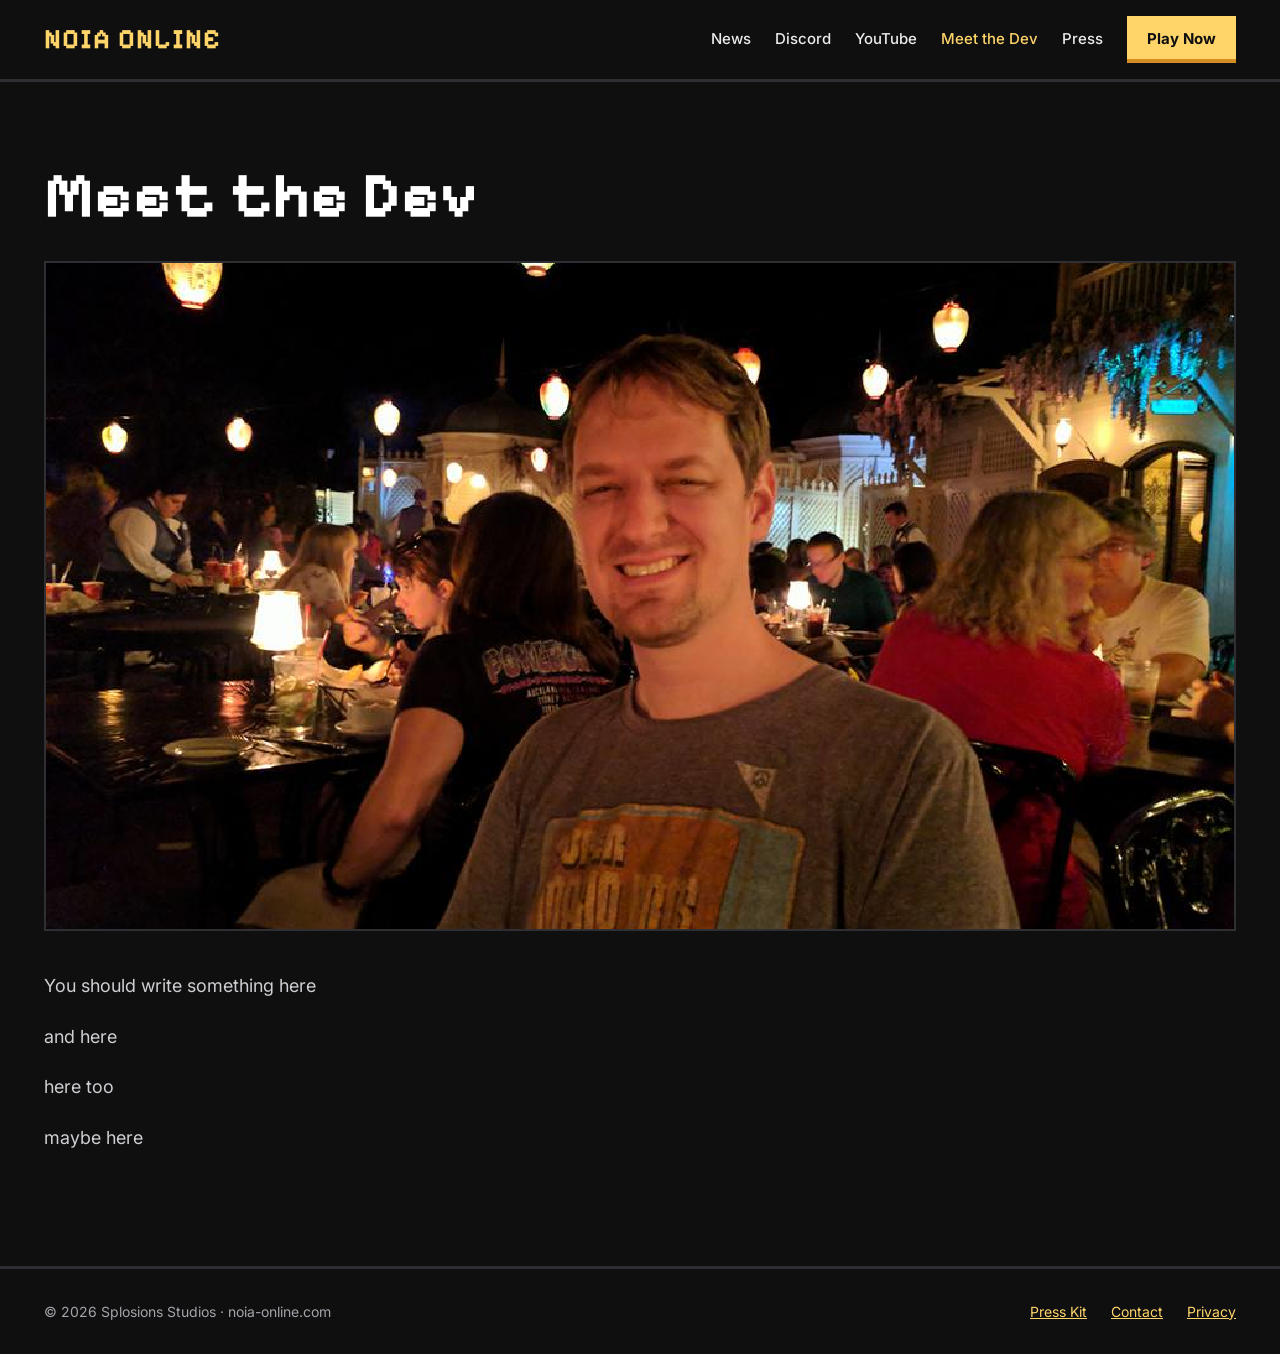
<file: meet-the-dev.html>
<!doctype html>
<html lang="en">
<head>
<meta charset="utf-8">
<meta name="viewport" content="width=device-width, initial-scale=1">
<title>Meet the Dev — Noia Online</title>
<meta name="description" content="Noia Online is a pixel art MMORPG built by a single developer. Meet the person behind it.">
<link rel="canonical" href="https://noia-online.com/meet-the-dev.html">

<meta property="og:type" content="website">
<meta property="og:site_name" content="Noia Online">
<meta property="og:title" content="Meet the Dev — Noia Online">
<meta property="og:description" content="Noia Online is a pixel art MMORPG built by a single developer. Meet the person behind it.">
<meta property="og:url" content="https://noia-online.com/meet-the-dev.html">
<meta property="og:image" content="https://noia-online.com/assets/media/meet-the-dev/dev.png">
<meta property="og:image:width" content="1920">
<meta property="og:image:height" content="1080">
<meta name="twitter:card" content="summary_large_image">

<link rel="preconnect" href="https://fonts.googleapis.com">
<link rel="preconnect" href="https://fonts.gstatic.com" crossorigin>
<link href="https://fonts.googleapis.com/css2?family=Pixelify+Sans:wght@400;600;700&family=Inter:wght@400;500;600;700&display=swap" rel="stylesheet">
<link rel="stylesheet" href="assets/css/site.css">
</head>
<body>

<header class="site-header">
  <div class="wrap">
    <a class="logo" href="index.html">NOIA ONLINE</a>
    <nav class="site-nav" aria-label="Main">
      <a href="https://splosions-studios.itch.io/noia-online/devlog" target="_blank" rel="noopener">News</a>
      <a href="https://discord.gg/2FSC2yKGEd" target="_blank" rel="noopener">Discord</a>
      <a href="https://www.youtube.com/@noiadev" target="_blank" rel="noopener">YouTube</a>
      <a href="meet-the-dev.html" aria-current="page">Meet the Dev</a>
      <a href="press.html">Press</a>
      <!-- STEAM WISHLIST: uncomment when the Steam page is live
      <a class="btn btn-grey" href="STEAM-STORE-URL">Wishlist on Steam</a>
      -->
      <a class="btn btn-gold" href="https://splosions-studios.itch.io/noia-online" target="_blank" rel="noopener">Play Now</a>
    </nav>
  </div>
</header>

<main class="page wrap">
  <h1 class="page-title">Meet the Dev</h1>

  <!-- IMAGE: assets/media/meet-the-dev/dev.png (1920x1080) -->
  <div class="dev-image">
    <img src="assets/media/meet-the-dev/dev.png" alt="[Describe the photo, e.g. Dane at his desk working on Noia Online]">
  </div>

  <!-- TEXT: one <p> per paragraph -->
  <div class="dev-text">
    <p>You should write something here</p>
    <p>and here</p>
    <p>here too</p>
    <p>maybe here</p>
  </div>
</main>

<footer class="site-footer">
  <div class="wrap">
    <div>© <span id="year">2026</span> Splosions Studios · noia-online.com</div>
    <nav aria-label="Footer">
      <a href="press.html">Press Kit</a>
      <a href="#">Contact</a>    <!-- TODO -->
      <a href="#">Privacy</a>    <!-- TODO -->
    </nav>
  </div>
</footer>

<script>document.getElementById('year').textContent = new Date().getFullYear();</script>
</body>
</html>
</file>
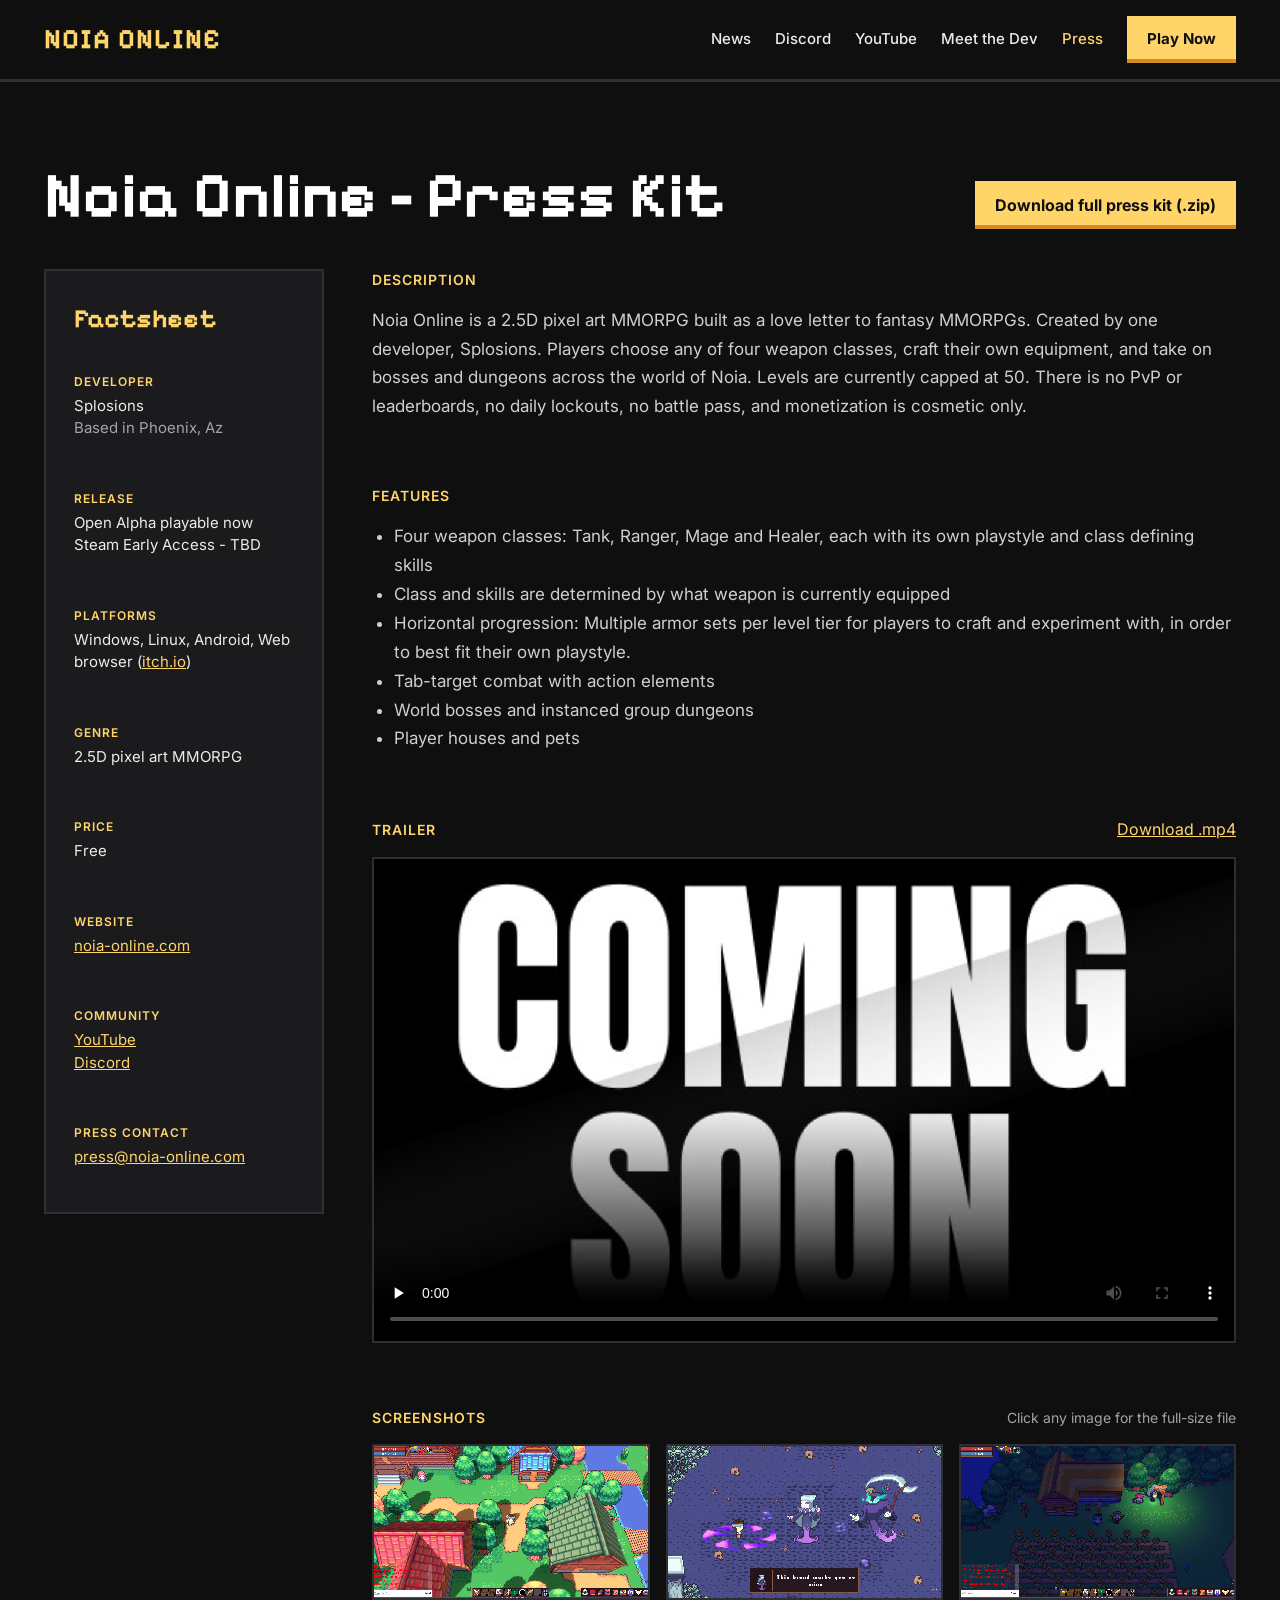
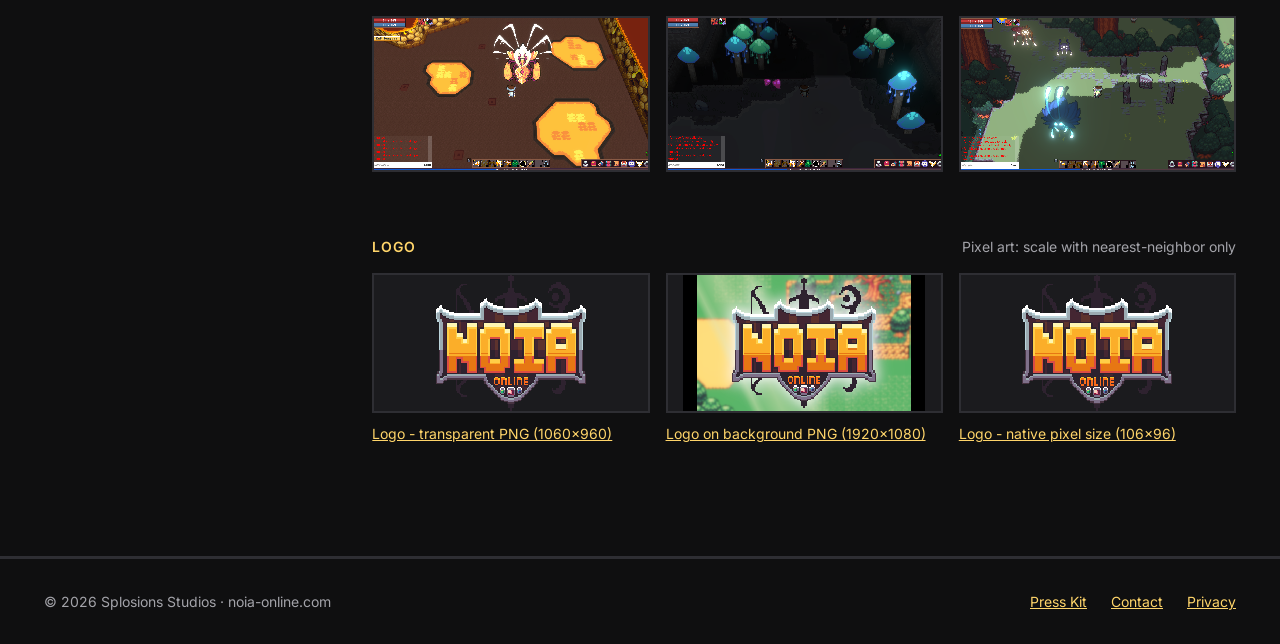
<file: press.html>
<!doctype html>
<html lang="en">
<head>
<meta charset="utf-8">
<meta name="viewport" content="width=device-width, initial-scale=1">
<title>Press Kit - Noia Online</title>
<meta name="description" content="Press kit for Noia Online, a solo developed 2.5D pixel art MMORPG built by Splosions: factsheet, description, trailer, screenshots, logos and contact.">
<link rel="canonical" href="https://noia-online.com/press.html">

<meta property="og:type" content="website">
<meta property="og:site_name" content="Noia Online">
<meta property="og:title" content="Press Kit - Noia Online">
<meta property="og:description" content="Factsheet, trailer, screenshots, logos and press contact for Noia Online.">
<meta property="og:url" content="https://noia-online.com/press.html">
<meta property="og:image" content="https://noia-online.com/PressKitAssets/logo/logo-background.png">
<meta property="og:image:width" content="1920">
<meta property="og:image:height" content="1080">
<meta name="twitter:card" content="summary_large_image">

<link rel="preconnect" href="https://fonts.googleapis.com">
<link rel="preconnect" href="https://fonts.gstatic.com" crossorigin>
<link href="https://fonts.googleapis.com/css2?family=Pixelify+Sans:wght@400;600;700&family=Inter:wght@400;500;600;700&display=swap" rel="stylesheet">
<link rel="stylesheet" href="assets/css/site.css">
</head>
<body>

<header class="site-header">
  <div class="wrap">
    <a class="logo" href="index.html">NOIA ONLINE</a>
    <nav class="site-nav" aria-label="Main">
      <a href="https://splosions-studios.itch.io/noia-online/devlog" target="_blank" rel="noopener">News</a>
      <a href="https://discord.gg/2FSC2yKGEd" target="_blank" rel="noopener">Discord</a>
      <a href="https://www.youtube.com/@noiadev" target="_blank" rel="noopener">YouTube</a>
      <a href="meet-the-dev.html">Meet the Dev</a>
      <a href="press.html" aria-current="page">Press</a>
      <!-- STEAM WISHLIST: uncomment when the Steam page is live
      <a class="btn btn-grey" href="STEAM-STORE-URL">Wishlist on Steam</a>
      -->
      <a class="btn btn-gold" href="https://splosions-studios.itch.io/noia-online" target="_blank" rel="noopener">Play Now</a>
    </nav>
  </div>
</header>

<main class="page wrap">
  <div class="press-head">
    <h1 class="page-title">Noia Online - Press Kit</h1>
    <!-- Rebuild this zip whenever the files in PressKitAssets/ change -->
    <a class="btn btn-gold" href="PressKitAssets/noia-online-presskit.zip" download>Download full press kit (.zip)</a>
  </div>

  <div class="press-layout">

    <aside class="factsheet">
      <h2>Factsheet</h2>
      <dl class="fact"><dt>DEVELOPER</dt><dd>Splosions</dd><dd class="soft">Based in Phoenix, Az</dd></dl>
      <dl class="fact"><dt>RELEASE</dt><dd>Open Alpha playable now</dd><dd>Steam Early Access - TBD</dd></dl>
      <dl class="fact"><dt>PLATFORMS</dt><dd>Windows, Linux, Android, Web browser (<a href="https://splosions-studios.itch.io/noia-online" target="_blank" rel="noopener">itch.io</a>)</dd></dl>
      <dl class="fact"><dt>GENRE</dt><dd>2.5D pixel art MMORPG</dd></dl>
      <dl class="fact"><dt>PRICE</dt><dd>Free</dd></dl>
      <dl class="fact"><dt>WEBSITE</dt><dd><a href="index.html">noia-online.com</a></dd></dl>
      <dl class="fact"><dt>COMMUNITY</dt><dd><a href="https://www.youtube.com/@noiadev" target="_blank" rel="noopener">YouTube</a></dd><dd><a href="https://discord.gg/2FSC2yKGEd" target="_blank" rel="noopener">Discord</a></dd></dl>
      <dl class="fact"><dt>PRESS CONTACT</dt><dd><a href="mailto:press@noia-online.com">press@noia-online.com</a></dd></dl>
    </aside>

    <div class="press-main">

      <section>
        <h2>DESCRIPTION</h2>
        <p>Noia Online is a 2.5D pixel art MMORPG built as a love letter to fantasy MMORPGs. Created by one developer, Splosions. Players choose any of four weapon classes, craft their own equipment, and take on bosses and dungeons across the world of Noia. Levels are currently capped at 50. There is no PvP or leaderboards, no daily lockouts, no battle pass, and monetization is cosmetic only.</p>
      </section>

      <section>
        <h2>FEATURES</h2>
        <ul>
          <li>Four weapon classes: Tank, Ranger, Mage and Healer, each with its own playstyle and class defining skills</li>
		  <li>Class and skills are determined by what weapon is currently equipped</li>
          <li>Horizontal progression: Multiple armor sets per level tier for players to craft and experiment with, in order to best fit their own playstyle.</li>
          <li>Tab-target combat with action elements</li>
          <li>World bosses and instanced group dungeons</li>
          <li>Player houses and pets</li>
        </ul>
      </section>

      <section>
        <div class="press-row">
          <h2>TRAILER</h2>
          <a href="PressKitAssets/trailer/trailer.mp4" download>Download .mp4</a>
        </div>
        <div class="trailer">
          <video controls preload="none" playsinline poster="PressKitAssets/trailer/trailer-poster.png">
            <source src="PressKitAssets/trailer/trailer.mp4" type="video/mp4">
          </video>
        </div>
      </section>

      <section>
        <div class="press-row">
          <h2>SCREENSHOTS</h2>
          <span style="font-size: 14px; color: var(--muted)">Click any image for the full-size file</span>
        </div>
        <div class="shots">
          <a href="PressKitAssets/screenshots/screenshot-01.png" target="_blank"><img src="PressKitAssets/screenshots/screenshot-01.png" alt="Noia Online screenshot 1" loading="lazy"></a>
          <a href="PressKitAssets/screenshots/screenshot-02.png" target="_blank"><img src="PressKitAssets/screenshots/screenshot-02.png" alt="Noia Online screenshot 2" loading="lazy"></a>
          <a href="PressKitAssets/screenshots/screenshot-03.png" target="_blank"><img src="PressKitAssets/screenshots/screenshot-03.png" alt="Noia Online screenshot 3" loading="lazy"></a>
          <a href="PressKitAssets/screenshots/screenshot-04.png" target="_blank"><img src="PressKitAssets/screenshots/screenshot-04.png" alt="Noia Online screenshot 4" loading="lazy"></a>
          <a href="PressKitAssets/screenshots/screenshot-05.png" target="_blank"><img src="PressKitAssets/screenshots/screenshot-05.png" alt="Noia Online screenshot 5" loading="lazy"></a>
          <a href="PressKitAssets/screenshots/screenshot-06.png" target="_blank"><img src="PressKitAssets/screenshots/screenshot-06.png" alt="Noia Online screenshot 6" loading="lazy"></a>
        </div>
      </section>

      <section>
        <div class="press-row">
          <h2>LOGO</h2>
          <span style="font-size: 14px; color: var(--muted)">Pixel art: scale with nearest-neighbor only</span>
        </div>
        <div class="assets-row">
          <div class="asset">
            <div class="asset-img"><img src="PressKitAssets/logo/logo.png" alt="Noia Online logo" loading="lazy"></div>
            <a href="PressKitAssets/logo/logo.png" download>Logo - transparent PNG (1060×960)</a>
          </div>
          <div class="asset">
            <div class="asset-img"><img src="PressKitAssets/logo/logo-background.png" alt="Noia Online logo over an in-game forest scene" loading="lazy"></div>
            <a href="PressKitAssets/logo/logo-background.png" download>Logo on background PNG (1920×1080)</a>
          </div>
          <div class="asset">
            <div class="asset-img"><img src="PressKitAssets/logo/logo-native.png" alt="Noia Online logo at native pixel size" loading="lazy"></div>
            <a href="PressKitAssets/logo/logo-native.png" download>Logo - native pixel size (106×96)</a>
          </div>
        </div>
      </section>
    </div>
  </div>
</main>

<footer class="site-footer">
  <div class="wrap">
    <div>© <span id="year">2026</span> Splosions Studios · noia-online.com</div>
    <nav aria-label="Footer">
      <a href="press.html">Press Kit</a>
      <a href="#">Contact</a>    <!-- TODO -->
      <a href="#">Privacy</a>    <!-- TODO -->
    </nav>
  </div>
</footer>

<script>document.getElementById('year').textContent = new Date().getFullYear();</script>
</body>
</html>
</file>
<file: assets/css/site.css>
:root {
  --bg: #0f0f10;
  --panel: #1b1b1e;
  --panel-dark: #141416;
  --line: #2e2e33;
  --text: #ececec;
  --text-soft: #cfcfd3;
  --muted: #a3a3a9;
  --gold: #ffd56a;
  --gold-shadow: #d48d23;
  --pixel: 'Pixelify Sans', sans-serif;
}
* { box-sizing: border-box; }
html { scroll-behavior: smooth; }
body { margin: 0; background: var(--bg); color: var(--text); font-family: Inter, system-ui, sans-serif; line-height: 1.5; }
a { color: var(--gold); }
a:hover { color: #ffe7a6; }
img, video { display: block; width: 100%; height: 100%; object-fit: cover; image-rendering: pixelated; }
.wrap { max-width: 1240px; margin: 0 auto; padding: 0 24px; }

/* Header */
.site-header { border-bottom: 3px solid var(--line); background: var(--bg); }
.site-header .wrap { display: flex; flex-wrap: wrap; align-items: center; justify-content: space-between; gap: 16px; padding-top: 16px; padding-bottom: 16px; }
.logo { font-family: var(--pixel); font-size: 28px; font-weight: 700; color: var(--gold); text-decoration: none; letter-spacing: 1px; }
.site-nav { display: flex; flex-wrap: wrap; align-items: center; gap: 24px; font-size: 15px; font-weight: 500; }
.site-nav a { color: var(--text); text-decoration: none; }
.site-nav a:hover { color: var(--gold); }

/* Buttons */
.btn { display: inline-block; padding: 12px 20px; font-weight: 700; text-decoration: none; }
.btn-gold { background: var(--gold); color: var(--bg) !important; box-shadow: inset 0 -4px 0 var(--gold-shadow); }
.btn-gold:hover { background: #ffe08a; }
.btn-grey { background: var(--line); color: #fff !important; box-shadow: inset 0 -4px 0 var(--panel); }

/* Banner */
.banner { background: var(--panel); border-bottom: 3px solid var(--line); }
/* Always shows the whole 16:9 image/video: full width, but never taller than 85% of the screen */
.banner-inner { width: min(100%, calc(85vh * 16 / 9)); aspect-ratio: 16 / 9; margin: 0 auto; overflow: hidden; }

/* Sections */
section.block { padding-top: 112px; }
.intro { max-width: 760px; display: flex; flex-direction: column; gap: 20px; margin-bottom: 56px; }
.intro h1 { margin: 0; font-size: 14px; font-weight: 600; letter-spacing: 2px; color: var(--gold); }
.tagline { margin: 0; font-family: var(--pixel); font-size: clamp(30px, 4vw, 44px); line-height: 1.2; color: #fff; }
.lead { margin: 0; font-size: 19px; line-height: 1.6; color: var(--text-soft); }
h2 { margin: 0 0 12px; font-family: var(--pixel); font-size: 40px; color: var(--gold); }
.section-desc { margin: 0 0 24px; max-width: 640px; font-size: 18px; line-height: 1.6; color: var(--text-soft); }

/* Galleries */
.viewer { aspect-ratio: 16 / 9; background: var(--panel); border: 2px solid var(--line); overflow: hidden; }
.caption { padding: 20px 0; }
.caption h3 { margin: 0 0 6px; font-family: var(--pixel); font-size: 28px; color: #fff; }
.caption p { margin: 0; font-size: 16px; color: var(--muted); white-space: pre-line; }
.thumbs { display: flex; flex-wrap: wrap; gap: 12px; }
.thumb { flex: 1 1 140px; padding: 0; background: var(--panel-dark); border: 3px solid var(--line); cursor: pointer; color: var(--text-soft); font: 500 14px Inter, sans-serif; text-align: left; }
.thumb:hover { border-color: #55555c; }
.thumb[aria-pressed="true"] { border-color: var(--gold); }
.thumb:focus-visible { outline: 3px solid var(--gold); outline-offset: 2px; }
.thumb-img { aspect-ratio: 16 / 9; overflow: hidden; }
.thumb span { display: block; padding: 8px 10px; }

/* Classes gallery (square viewer beside text) */
.class-stage { background: var(--panel); border: 2px solid var(--line); padding: 40px; display: flex; flex-wrap: wrap; gap: 40px; align-items: center; margin-bottom: 12px; }
.class-stage .viewer { flex: 2 1 560px; aspect-ratio: 16 / 9; border: 0; background: var(--panel-dark); }
.class-stage .caption { flex: 1 1 280px; padding: 0; }
.weapon { font-size: 14px; font-weight: 600; letter-spacing: 2px; color: var(--gold); margin-bottom: 8px; }
.class-stage .caption h3 { font-size: 48px; }
.class-stage .caption p { font-size: 18px; line-height: 1.6; color: var(--text-soft); }

/* Footer */
.site-footer { margin-top: 112px; border-top: 3px solid var(--line); }
.site-footer .wrap { display: flex; flex-wrap: wrap; justify-content: space-between; gap: 16px; padding-top: 32px; padding-bottom: 32px; font-size: 14px; color: var(--muted); }
.site-footer nav { display: flex; flex-wrap: wrap; gap: 24px; }

@media (max-width: 640px) {
  h2 { font-size: 32px; }
  .class-stage { padding: 24px; }
  .class-stage .caption h3 { font-size: 40px; }
}
@media (prefers-reduced-motion: reduce) {
  html { scroll-behavior: auto; }
}

/* ---------- Shared sub-page styles (Meet the Dev, Press) ---------- */
.page { padding-top: 80px; }
.page h1.page-title { margin: 0 0 32px; font-family: var(--pixel); font-size: clamp(40px, 6vw, 64px); line-height: 1.05; color: #fff; }
.site-nav a[aria-current="page"] { color: var(--gold); }

/* Meet the Dev */
.dev-image { aspect-ratio: 16 / 9; background: var(--panel); border: 2px solid var(--line); overflow: hidden; margin-bottom: 40px; }
.dev-text { max-width: 760px; font-size: 18px; line-height: 1.7; color: var(--text-soft); }
.dev-text p { margin: 0 0 20px; }

/* Press kit */
.press-head { display: flex; flex-wrap: wrap; justify-content: space-between; align-items: flex-end; gap: 16px; margin-bottom: 40px; }
.press-head h1.page-title { margin: 0; }
.press-layout { display: flex; flex-wrap: wrap; gap: 48px; align-items: flex-start; }
.factsheet { flex: 1 1 280px; max-width: 360px; background: var(--panel); border: 2px solid var(--line); padding: 28px; display: flex; flex-direction: column; gap: 20px; font-size: 15px; }
.factsheet h2 { font-size: 26px; margin: 0; }
.fact dt { font-size: 12px; font-weight: 600; letter-spacing: 1px; color: var(--gold); margin-bottom: 4px; }
.fact dd { margin: 0; }
.fact .soft { color: var(--muted); }
.press-main { flex: 999 1 560px; min-width: 0; display: flex; flex-direction: column; gap: 64px; }
.press-main h2 { font-family: Inter, sans-serif; font-size: 14px; font-weight: 600; letter-spacing: 1px; color: var(--gold); margin: 0 0 16px; }
.press-main p, .press-main li { font-size: 17px; line-height: 1.7; color: var(--text-soft); }
.press-main p { margin: 0; }
.press-main ul { margin: 0; padding-left: 22px; }
.press-row { display: flex; flex-wrap: wrap; justify-content: space-between; align-items: center; gap: 12px; margin-bottom: 16px; }
.press-row h2 { margin: 0; }
.shots { display: flex; flex-wrap: wrap; gap: 16px; }
.shots a { flex: 1 1 260px; aspect-ratio: 16 / 9; border: 2px solid var(--line); overflow: hidden; }
.shots a:hover { border-color: var(--gold); }
.assets-row { display: flex; flex-wrap: wrap; gap: 16px; }
.asset { flex: 1 1 200px; display: flex; flex-direction: column; gap: 10px; }
.asset-img { height: 140px; background: var(--panel); border: 2px solid var(--line); overflow: hidden; }
.asset-img img { object-fit: contain; }
.asset a { font-size: 14px; }
.trailer { aspect-ratio: 16 / 9; border: 2px solid var(--line); background: var(--panel-dark); }
.two-col { display: flex; flex-wrap: wrap; gap: 48px; }
.two-col > div { flex: 1 1 260px; }
</file>
